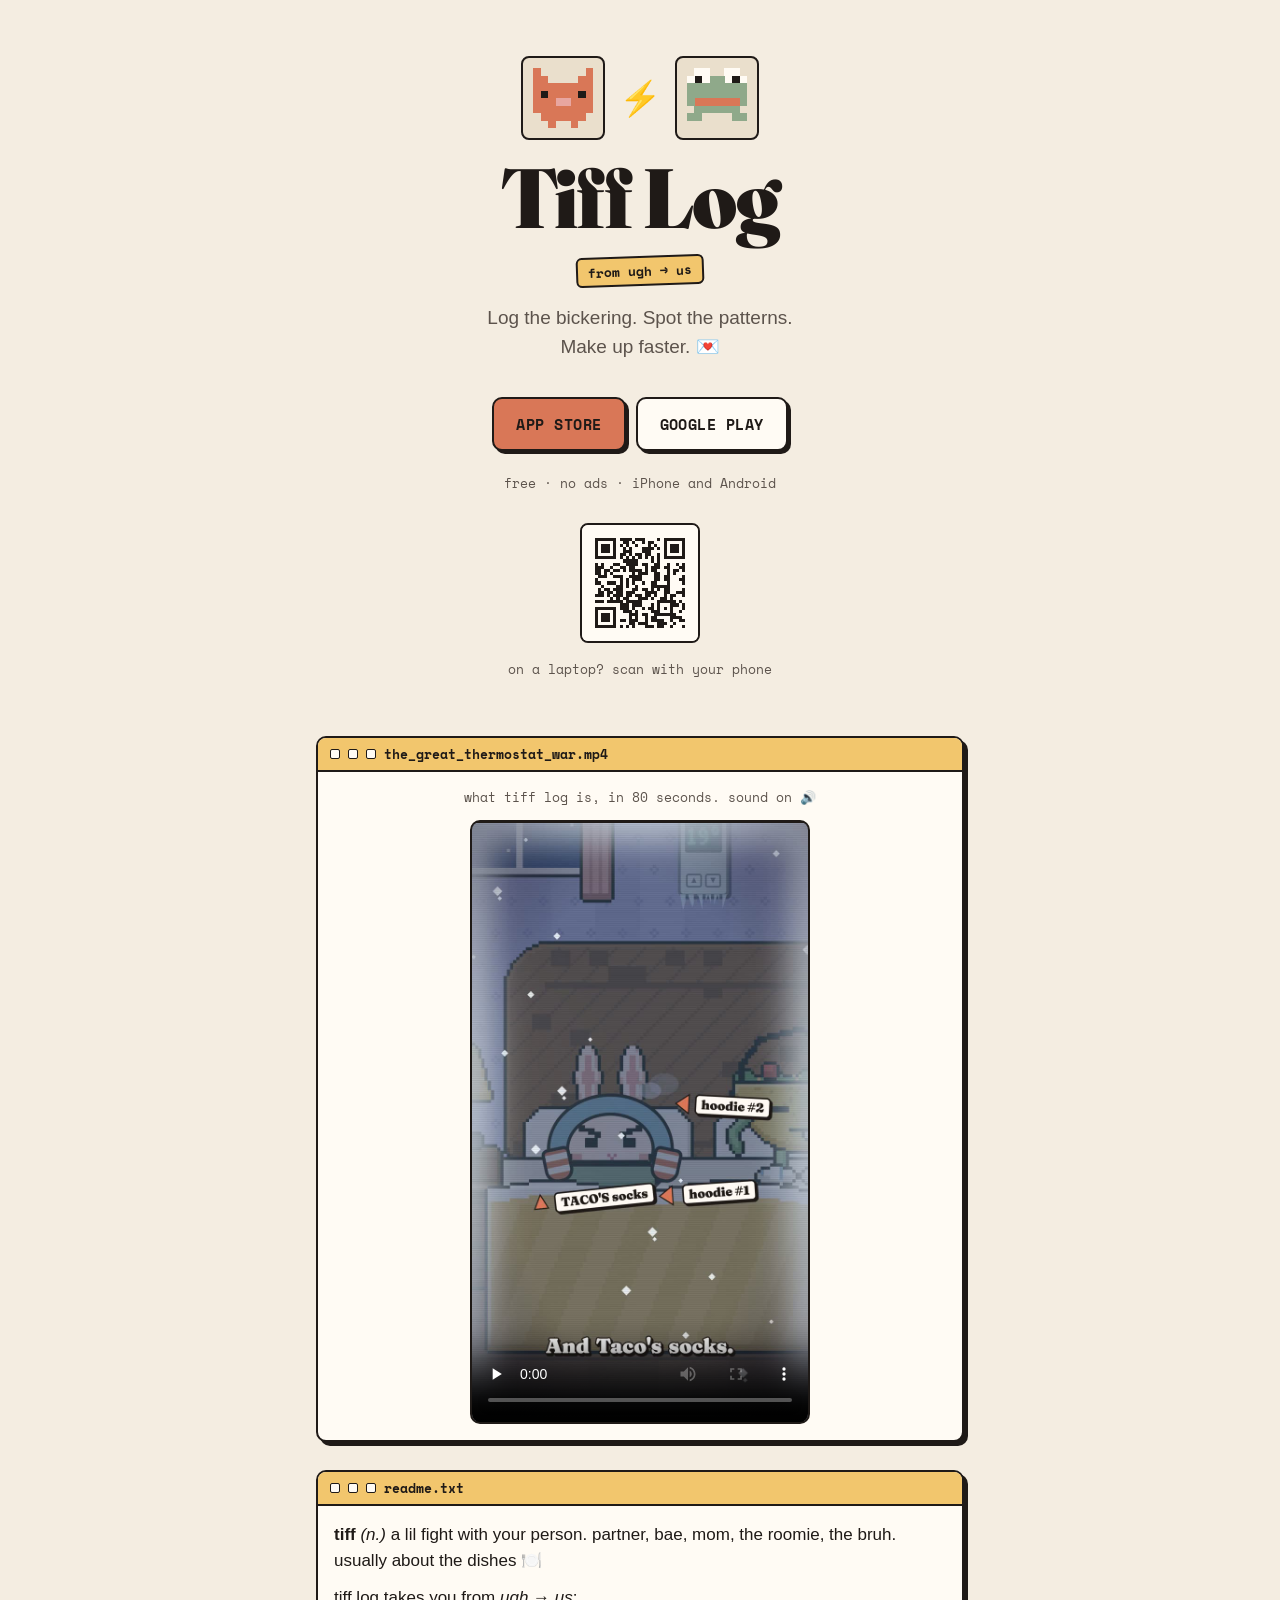
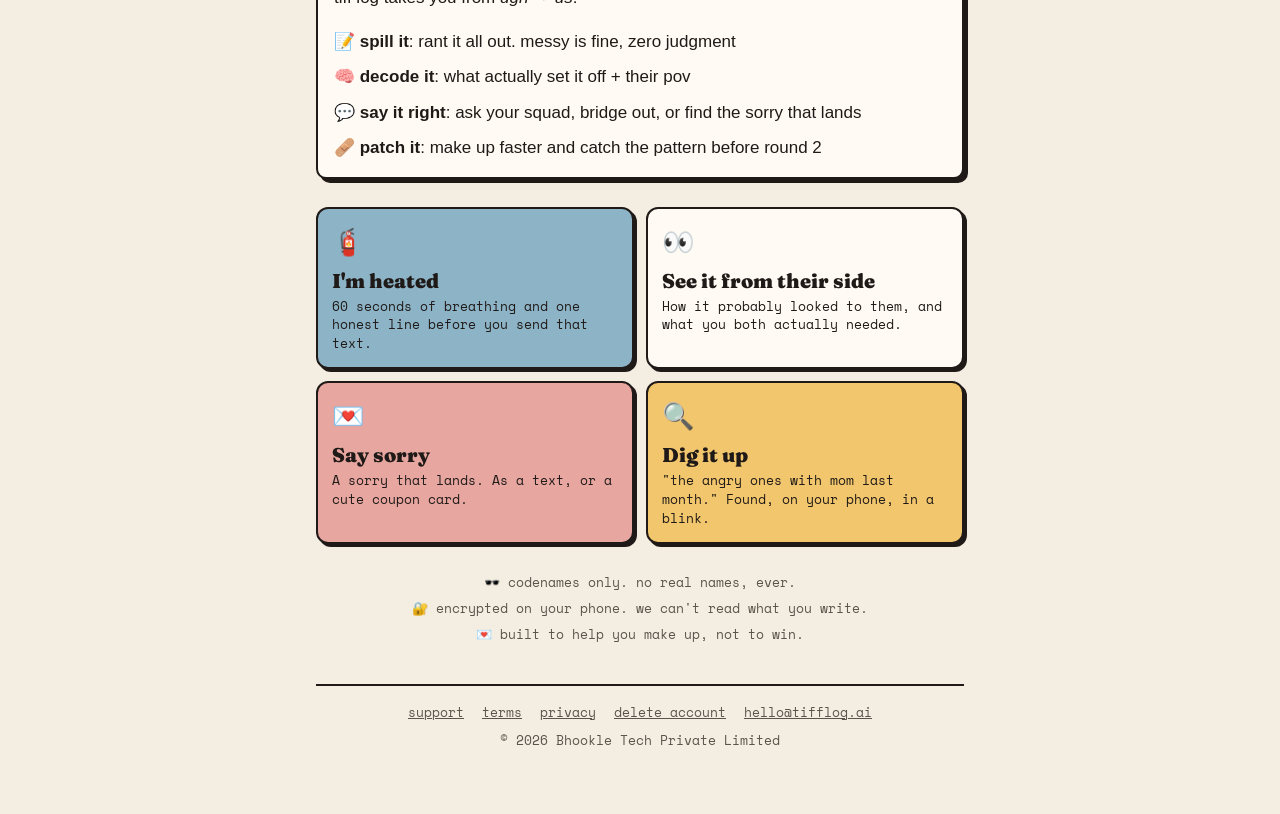
<file: index.html>
<!doctype html>
<html lang="en">
<head>
  <meta charset="utf-8" />
  <meta name="viewport" content="width=device-width, initial-scale=1" />
  <title>Tiff Log: from ugh to us</title>
  <meta name="description" content="A private app for the little fights with your people. Spill it, decode it, say it right, patch it. Codenames only, encrypted on your phone." />
  <meta property="og:title" content="Tiff Log: from ugh to us" />
  <meta property="og:description" content="A private app for the little fights with your partner, mom, the roomie, the bruh. Fight less, make up faster." />
  <meta property="og:url" content="https://tifflog.ai" />
  <meta property="og:type" content="website" />
  <meta property="og:image" content="https://tifflog.ai/media/og.jpg" />
  <meta name="twitter:card" content="summary_large_image" />
  <meta name="theme-color" content="#f4ede1" />
  <link rel="icon" href="favicon.svg" type="image/svg+xml" />
  <link rel="preconnect" href="https://fonts.googleapis.com" />
  <link rel="preconnect" href="https://fonts.gstatic.com" crossorigin />
  <link href="https://fonts.googleapis.com/css2?family=Fraunces:opsz,wght@9..144,900&family=Space+Mono:wght@400;700&display=swap" rel="stylesheet" />
  <link rel="stylesheet" href="site.css" />
</head>
<body>
  <main class="wrap">
    <section class="hero">
      <div class="duo">
        <div class="px fight-l"><svg viewBox="0 0 8 8" shape-rendering="crispEdges" aria-hidden="true"><rect x="0" y="0" width="1.02" height="1.02" fill="#D97757"/><rect x="7" y="0" width="1.02" height="1.02" fill="#D97757"/><rect x="0" y="1" width="1.02" height="1.02" fill="#D97757"/><rect x="1" y="1" width="1.02" height="1.02" fill="#D97757"/><rect x="6" y="1" width="1.02" height="1.02" fill="#D97757"/><rect x="7" y="1" width="1.02" height="1.02" fill="#D97757"/><rect x="0" y="2" width="1.02" height="1.02" fill="#D97757"/><rect x="1" y="2" width="1.02" height="1.02" fill="#D97757"/><rect x="2" y="2" width="1.02" height="1.02" fill="#D97757"/><rect x="3" y="2" width="1.02" height="1.02" fill="#D97757"/><rect x="4" y="2" width="1.02" height="1.02" fill="#D97757"/><rect x="5" y="2" width="1.02" height="1.02" fill="#D97757"/><rect x="6" y="2" width="1.02" height="1.02" fill="#D97757"/><rect x="7" y="2" width="1.02" height="1.02" fill="#D97757"/><rect x="0" y="3" width="1.02" height="1.02" fill="#D97757"/><rect x="1" y="3" width="1.02" height="1.02" fill="#1F1A17"/><rect x="2" y="3" width="1.02" height="1.02" fill="#D97757"/><rect x="3" y="3" width="1.02" height="1.02" fill="#D97757"/><rect x="4" y="3" width="1.02" height="1.02" fill="#D97757"/><rect x="5" y="3" width="1.02" height="1.02" fill="#D97757"/><rect x="6" y="3" width="1.02" height="1.02" fill="#1F1A17"/><rect x="7" y="3" width="1.02" height="1.02" fill="#D97757"/><rect x="0" y="4" width="1.02" height="1.02" fill="#D97757"/><rect x="1" y="4" width="1.02" height="1.02" fill="#D97757"/><rect x="2" y="4" width="1.02" height="1.02" fill="#D97757"/><rect x="3" y="4" width="1.02" height="1.02" fill="#E8A6A0"/><rect x="4" y="4" width="1.02" height="1.02" fill="#E8A6A0"/><rect x="5" y="4" width="1.02" height="1.02" fill="#D97757"/><rect x="6" y="4" width="1.02" height="1.02" fill="#D97757"/><rect x="7" y="4" width="1.02" height="1.02" fill="#D97757"/><rect x="0" y="5" width="1.02" height="1.02" fill="#D97757"/><rect x="1" y="5" width="1.02" height="1.02" fill="#D97757"/><rect x="2" y="5" width="1.02" height="1.02" fill="#D97757"/><rect x="3" y="5" width="1.02" height="1.02" fill="#D97757"/><rect x="4" y="5" width="1.02" height="1.02" fill="#D97757"/><rect x="5" y="5" width="1.02" height="1.02" fill="#D97757"/><rect x="6" y="5" width="1.02" height="1.02" fill="#D97757"/><rect x="7" y="5" width="1.02" height="1.02" fill="#D97757"/><rect x="1" y="6" width="1.02" height="1.02" fill="#D97757"/><rect x="2" y="6" width="1.02" height="1.02" fill="#D97757"/><rect x="3" y="6" width="1.02" height="1.02" fill="#D97757"/><rect x="4" y="6" width="1.02" height="1.02" fill="#D97757"/><rect x="5" y="6" width="1.02" height="1.02" fill="#D97757"/><rect x="6" y="6" width="1.02" height="1.02" fill="#D97757"/><rect x="2" y="7" width="1.02" height="1.02" fill="#D97757"/><rect x="5" y="7" width="1.02" height="1.02" fill="#D97757"/></svg></div>
        <div class="zap" aria-hidden="true">⚡</div>
        <div class="px flip fight-r"><svg viewBox="0 0 8 8" shape-rendering="crispEdges" aria-hidden="true"><rect x="1" y="0" width="1.02" height="1.02" fill="#FFFBF4"/><rect x="2" y="0" width="1.02" height="1.02" fill="#FFFBF4"/><rect x="5" y="0" width="1.02" height="1.02" fill="#FFFBF4"/><rect x="6" y="0" width="1.02" height="1.02" fill="#FFFBF4"/><rect x="0" y="1" width="1.02" height="1.02" fill="#FFFBF4"/><rect x="1" y="1" width="1.02" height="1.02" fill="#1F1A17"/><rect x="2" y="1" width="1.02" height="1.02" fill="#FFFBF4"/><rect x="3" y="1" width="1.02" height="1.02" fill="#8FA98A"/><rect x="4" y="1" width="1.02" height="1.02" fill="#8FA98A"/><rect x="5" y="1" width="1.02" height="1.02" fill="#FFFBF4"/><rect x="6" y="1" width="1.02" height="1.02" fill="#1F1A17"/><rect x="7" y="1" width="1.02" height="1.02" fill="#FFFBF4"/><rect x="0" y="2" width="1.02" height="1.02" fill="#8FA98A"/><rect x="1" y="2" width="1.02" height="1.02" fill="#8FA98A"/><rect x="2" y="2" width="1.02" height="1.02" fill="#8FA98A"/><rect x="3" y="2" width="1.02" height="1.02" fill="#8FA98A"/><rect x="4" y="2" width="1.02" height="1.02" fill="#8FA98A"/><rect x="5" y="2" width="1.02" height="1.02" fill="#8FA98A"/><rect x="6" y="2" width="1.02" height="1.02" fill="#8FA98A"/><rect x="7" y="2" width="1.02" height="1.02" fill="#8FA98A"/><rect x="0" y="3" width="1.02" height="1.02" fill="#8FA98A"/><rect x="1" y="3" width="1.02" height="1.02" fill="#8FA98A"/><rect x="2" y="3" width="1.02" height="1.02" fill="#8FA98A"/><rect x="3" y="3" width="1.02" height="1.02" fill="#8FA98A"/><rect x="4" y="3" width="1.02" height="1.02" fill="#8FA98A"/><rect x="5" y="3" width="1.02" height="1.02" fill="#8FA98A"/><rect x="6" y="3" width="1.02" height="1.02" fill="#8FA98A"/><rect x="7" y="3" width="1.02" height="1.02" fill="#8FA98A"/><rect x="0" y="4" width="1.02" height="1.02" fill="#8FA98A"/><rect x="1" y="4" width="1.02" height="1.02" fill="#D97757"/><rect x="2" y="4" width="1.02" height="1.02" fill="#D97757"/><rect x="3" y="4" width="1.02" height="1.02" fill="#D97757"/><rect x="4" y="4" width="1.02" height="1.02" fill="#D97757"/><rect x="5" y="4" width="1.02" height="1.02" fill="#D97757"/><rect x="6" y="4" width="1.02" height="1.02" fill="#D97757"/><rect x="7" y="4" width="1.02" height="1.02" fill="#8FA98A"/><rect x="1" y="5" width="1.02" height="1.02" fill="#8FA98A"/><rect x="2" y="5" width="1.02" height="1.02" fill="#8FA98A"/><rect x="3" y="5" width="1.02" height="1.02" fill="#8FA98A"/><rect x="4" y="5" width="1.02" height="1.02" fill="#8FA98A"/><rect x="5" y="5" width="1.02" height="1.02" fill="#8FA98A"/><rect x="6" y="5" width="1.02" height="1.02" fill="#8FA98A"/><rect x="0" y="6" width="1.02" height="1.02" fill="#8FA98A"/><rect x="1" y="6" width="1.02" height="1.02" fill="#8FA98A"/><rect x="6" y="6" width="1.02" height="1.02" fill="#8FA98A"/><rect x="7" y="6" width="1.02" height="1.02" fill="#8FA98A"/></svg></div>
      </div>
      <h1 class="display">Tiff Log</h1>
      <span class="sticker">from ugh → us</span>
      <p class="lede">Log the bickering. Spot the patterns.<br />Make up faster. 💌</p>
      <div class="cta">
        <div class="stores">
          <a class="btn" href="get.html?src=site&amp;to=ios">APP STORE</a>
          <a class="btn secondary" href="get.html?src=site&amp;to=android">GOOGLE PLAY</a>
        </div>
        <p class="mono small soft">free · no ads · iPhone and Android</p>
        <div class="qr-desk">
          <img src="media/get-qr.svg" width="120" height="120" alt="QR code that opens Tiff Log in your phone's app store" />
          <p class="mono small soft">on a laptop? scan with your phone</p>
        </div>
      </div>
    </section>

    <div class="win film">
      <div class="bar"><i></i><i></i><i></i> the_great_thermostat_war.mp4</div>
      <div class="body">
        <p class="mono small soft">what tiff log is, in 80 seconds. sound on 🔊</p>
        <video controls playsinline preload="none" poster="media/tifflog-thermostat-war.jpg" aria-label="The Great Thermostat War: an 80-second video about Tiff Log">
          <source src="media/tifflog-thermostat-war.mp4" type="video/mp4" />
        </video>
      </div>
    </div>

    <div class="win">
      <div class="bar"><i></i><i></i><i></i> readme.txt</div>
      <div class="body">
        <p><b>tiff</b> <i>(n.)</i> a lil fight with your person. partner, bae, mom, the roomie, the bruh. usually about the dishes 🍽️</p>
        <p>tiff log takes you from <i>ugh</i> → <i>us</i>:</p>
        <div class="verbs">
          <p>📝 <b>spill it</b>: rant it all out. messy is fine, zero judgment</p>
          <p>🧠 <b>decode it</b>: what actually set it off + their pov</p>
          <p>💬 <b>say it right</b>: ask your squad, bridge out, or find the sorry that lands</p>
          <p>🩹 <b>patch it</b>: make up faster and catch the pattern before round 2</p>
        </div>
      </div>
    </div>

    <div class="moments">
      <div class="moment" style="background: var(--sky)">
        <span class="e">🧯</span>
        <h3>I'm heated</h3>
        <p>60 seconds of breathing and one honest line before you send that text.</p>
      </div>
      <div class="moment" style="background: var(--card)">
        <span class="e">👀</span>
        <h3>See it from their side</h3>
        <p>How it probably looked to them, and what you both actually needed.</p>
      </div>
      <div class="moment" style="background: var(--blush)">
        <span class="e">💌</span>
        <h3>Say sorry</h3>
        <p>A sorry that lands. As a text, or a cute coupon card.</p>
      </div>
      <div class="moment" style="background: var(--butter)">
        <span class="e">🔍</span>
        <h3>Dig it up</h3>
        <p>"the angry ones with mom last month." Found, on your phone, in a blink.</p>
      </div>
    </div>

    <div class="trust">
      <span>🕶️ codenames only. no real names, ever.</span>
      <span>🔐 encrypted on your phone. we can't read what you write.</span>
      <span>💌 built to help you make up, not to win.</span>
    </div>

    <footer>
      <a href="support.html">support</a>
      <a href="terms.html">terms</a>
      <a href="privacy.html">privacy</a>
      <a href="delete.html">delete account</a>
      <a href="mailto:hello@tifflog.ai">hello@tifflog.ai</a>
      <span>© 2026 Bhookle Tech Private Limited</span>
    </footer>
  </main>
</body>
</html>
</file>
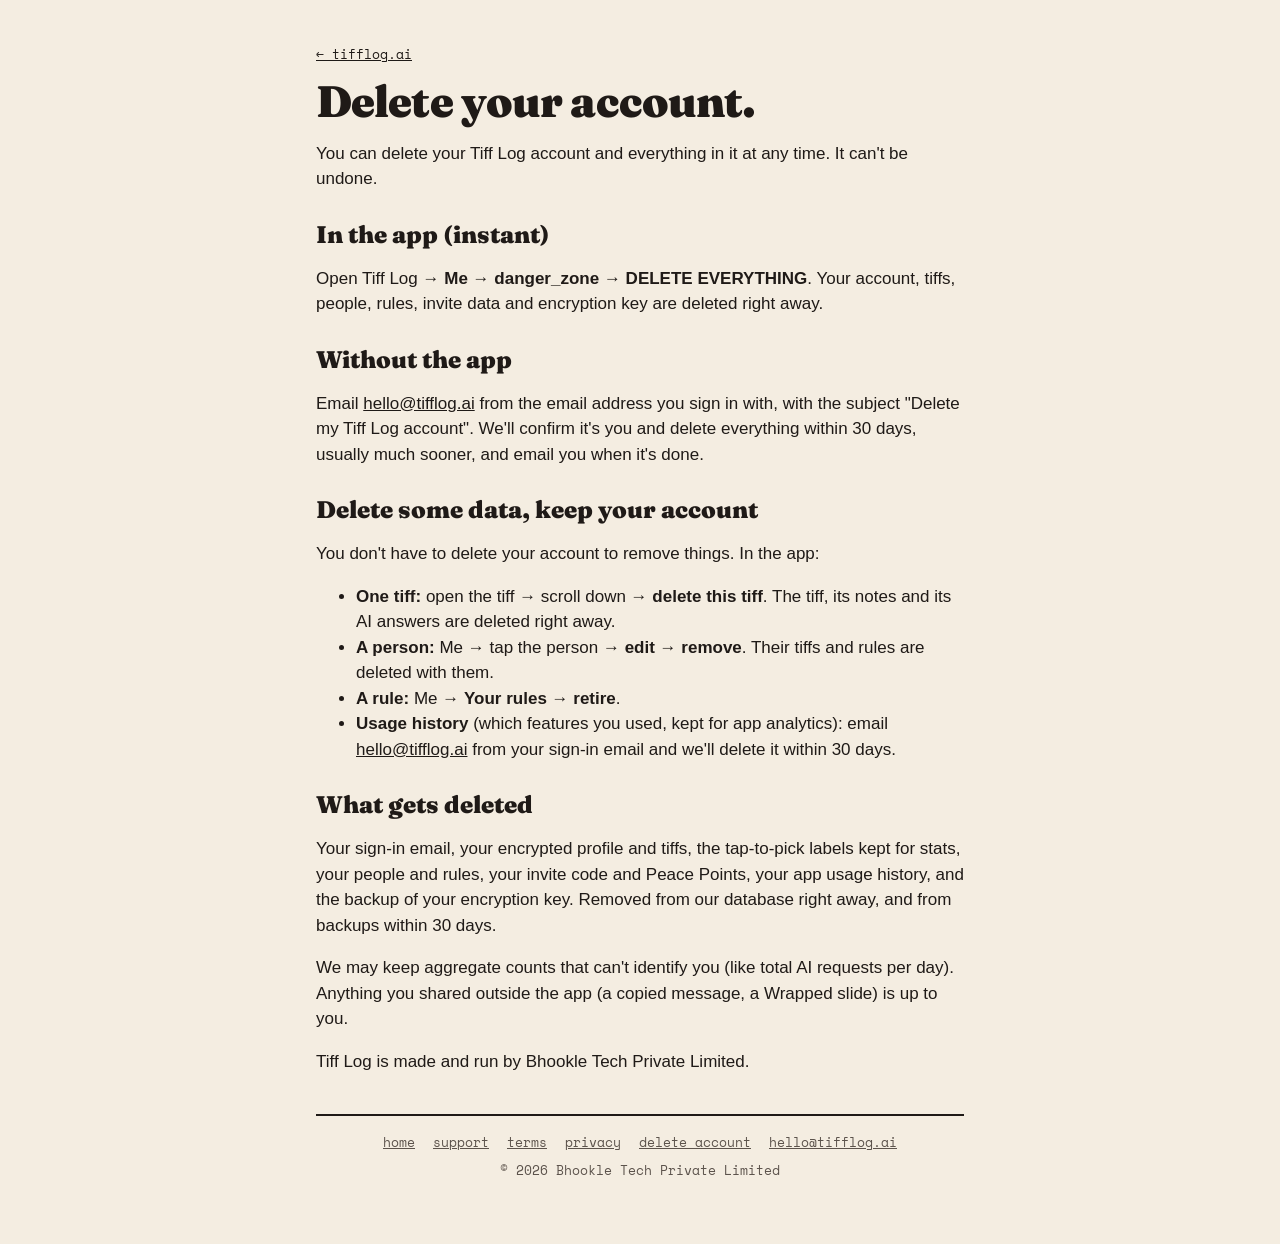
<file: delete.html>
<!doctype html>
<html lang="en">
<head>
  <meta charset="utf-8" />
  <meta name="viewport" content="width=device-width, initial-scale=1" />
  <title>Delete your account · Tiff Log</title>
  <meta name="description" content="How to delete your Tiff Log account and data." />
  <meta name="theme-color" content="#f4ede1" />
  <link rel="icon" href="favicon.svg" type="image/svg+xml" />
  <link rel="preconnect" href="https://fonts.googleapis.com" />
  <link rel="preconnect" href="https://fonts.gstatic.com" crossorigin />
  <link href="https://fonts.googleapis.com/css2?family=Fraunces:opsz,wght@9..144,900&family=Space+Mono:wght@400;700&display=swap" rel="stylesheet" />
  <link rel="stylesheet" href="site.css" />
</head>
<body>
  <!-- Generated by scripts/build-legal.ts. Edit the source (src/data/legal.ts or help.ts), not this file. -->
  <main class="wrap legal">
    <p class="mono small"><a href="/">← tifflog.ai</a></p>
    <h1 class="display" style="font-size: 44px">Delete your account.</h1>
    <p>You can delete your Tiff Log account and everything in it at any time. It can't be undone.</p>

    <h2>In the app (instant)</h2>
    <p>Open Tiff Log → <b>Me</b> → <b>danger_zone</b> → <b>DELETE EVERYTHING</b>. Your account, tiffs, people, rules, invite data and encryption key are deleted right away.</p>

    <h2>Without the app</h2>
    <p>Email <a href="mailto:hello@tifflog.ai?subject=Delete%20my%20Tiff%20Log%20account">hello@tifflog.ai</a> from the email address you sign in with, with the subject "Delete my Tiff Log account". We'll confirm it's you and delete everything within 30 days, usually much sooner, and email you when it's done.</p>

    <h2 id="some-data">Delete some data, keep your account</h2>
    <p>You don't have to delete your account to remove things. In the app:</p>
    <ul>
      <li><b>One tiff:</b> open the tiff → scroll down → <b>delete this tiff</b>. The tiff, its notes and its AI answers are deleted right away.</li>
      <li><b>A person:</b> Me → tap the person → <b>edit</b> → <b>remove</b>. Their tiffs and rules are deleted with them.</li>
      <li><b>A rule:</b> Me → <b>Your rules</b> → <b>retire</b>.</li>
      <li><b>Usage history</b> (which features you used, kept for app analytics): email <a href="mailto:hello@tifflog.ai?subject=Delete%20my%20Tiff%20Log%20usage%20data">hello@tifflog.ai</a> from your sign-in email and we'll delete it within 30 days.</li>
    </ul>

    <h2>What gets deleted</h2>
    <p>Your sign-in email, your encrypted profile and tiffs, the tap-to-pick labels kept for stats, your people and rules, your invite code and Peace Points, your app usage history, and the backup of your encryption key. Removed from our database right away, and from backups within 30 days.</p>
    <p>We may keep aggregate counts that can't identify you (like total AI requests per day). Anything you shared outside the app (a copied message, a Wrapped slide) is up to you.</p>

    <p class="soft">Tiff Log is made and run by Bhookle Tech Private Limited.</p>

    <footer>
      <a href="/">home</a>
      <a href="support.html">support</a>
      <a href="terms.html">terms</a>
      <a href="privacy.html">privacy</a>
      <a href="delete.html">delete account</a>
      <a href="mailto:hello@tifflog.ai">hello@tifflog.ai</a>
      <span>© 2026 Bhookle Tech Private Limited</span>
    </footer>
  </main>
</body>
</html>
</file>
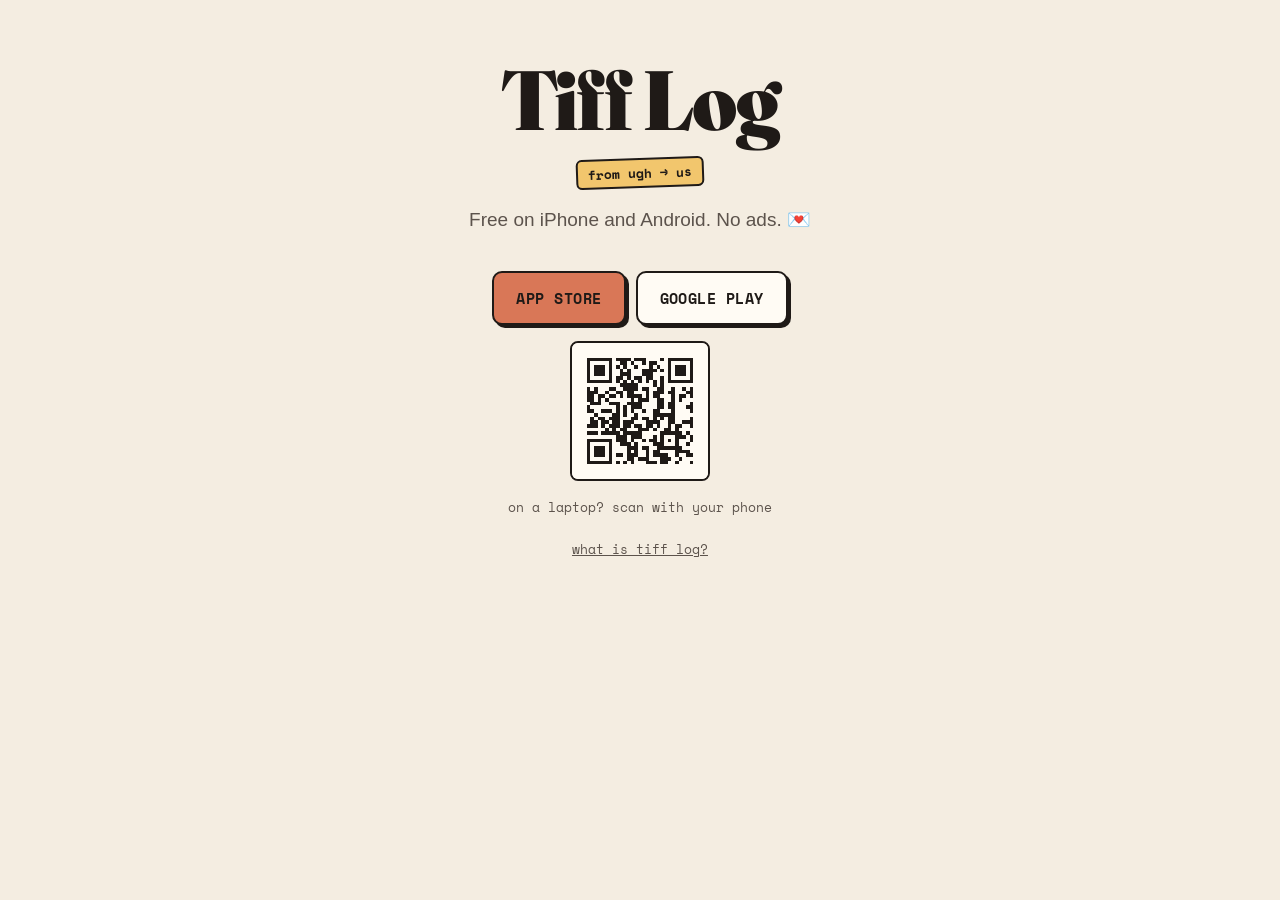
<file: get.html>
<!doctype html>
<html lang="en">
<head>
  <meta charset="utf-8" />
  <meta name="viewport" content="width=device-width, initial-scale=1" />
  <title>Get Tiff Log</title>
  <meta name="description" content="Tiff Log, free on iPhone and Android. A private app for the little fights with your people." />
  <meta property="og:title" content="Tiff Log: from ugh to us" />
  <meta property="og:description" content="A private app for the little fights with your partner, mom, the roomie, the bruh. Free on iPhone and Android." />
  <meta property="og:url" content="https://tifflog.ai/get" />
  <meta property="og:type" content="website" />
  <meta property="og:image" content="https://tifflog.ai/media/og.jpg" />
  <meta name="twitter:card" content="summary_large_image" />
  <meta name="theme-color" content="#f4ede1" />
  <link rel="icon" href="favicon.svg" type="image/svg+xml" />
  <link rel="preconnect" href="https://fonts.googleapis.com" />
  <link rel="preconnect" href="https://fonts.gstatic.com" crossorigin />
  <link href="https://fonts.googleapis.com/css2?family=Fraunces:opsz,wght@9..144,900&family=Space+Mono:wght@400;700&display=swap" rel="stylesheet" />
  <link rel="stylesheet" href="site.css" />
  <script>
    // One link for every post: phones go straight to their store, laptops see both + a QR.
    // ?src=linkedin (etc.) is passed to Google Play as the install referrer so we can see which post worked.
    (function () {
      var q = new URLSearchParams(location.search);
      var src = (q.get('src') || 'direct').replace(/[^a-z0-9_-]/gi, '').slice(0, 30);
      var ua = navigator.userAgent || '';
      var ios = /iPhone|iPad|iPod/.test(ua) || (/Macintosh/.test(ua) && navigator.maxTouchPoints > 1);
      var android = /Android/.test(ua);
      var to = q.get('to') || (ios ? 'ios' : android ? 'android' : '');
      var APPLE = 'https://apps.apple.com/app/id6820374810';
      var PLAY = 'https://play.google.com/store/apps/details?id=ai.tifflog.app&referrer=' + encodeURIComponent('utm_source=' + src + '&utm_medium=get');
      window.TIFF_LINKS = { apple: APPLE, play: PLAY };
      if (to === 'ios') location.replace(APPLE);
      else if (to === 'android') location.replace(PLAY);
    })();
  </script>
</head>
<body>
  <main class="wrap">
    <section class="hero">
      <h1 class="display">Tiff Log</h1>
      <span class="sticker">from ugh → us</span>
      <p class="lede">Free on iPhone and Android. No ads. 💌</p>
      <div class="cta">
        <div class="stores">
          <a class="btn" id="apple" href="https://apps.apple.com/app/id6820374810">APP STORE</a>
          <a class="btn secondary" id="play" href="https://play.google.com/store/apps/details?id=ai.tifflog.app">GOOGLE PLAY</a>
        </div>
        <div class="qr-desk">
          <img src="media/get-qr.svg" width="140" height="140" alt="QR code that opens Tiff Log in your phone's app store" />
          <p class="mono small soft">on a laptop? scan with your phone</p>
        </div>
        <a class="mono small soft" href="/">what is tiff log?</a>
      </div>
    </section>
  </main>
  <script>
    if (window.TIFF_LINKS) {
      document.getElementById('apple').href = window.TIFF_LINKS.apple;
      document.getElementById('play').href = window.TIFF_LINKS.play;
    }
  </script>
</body>
</html>
</file>
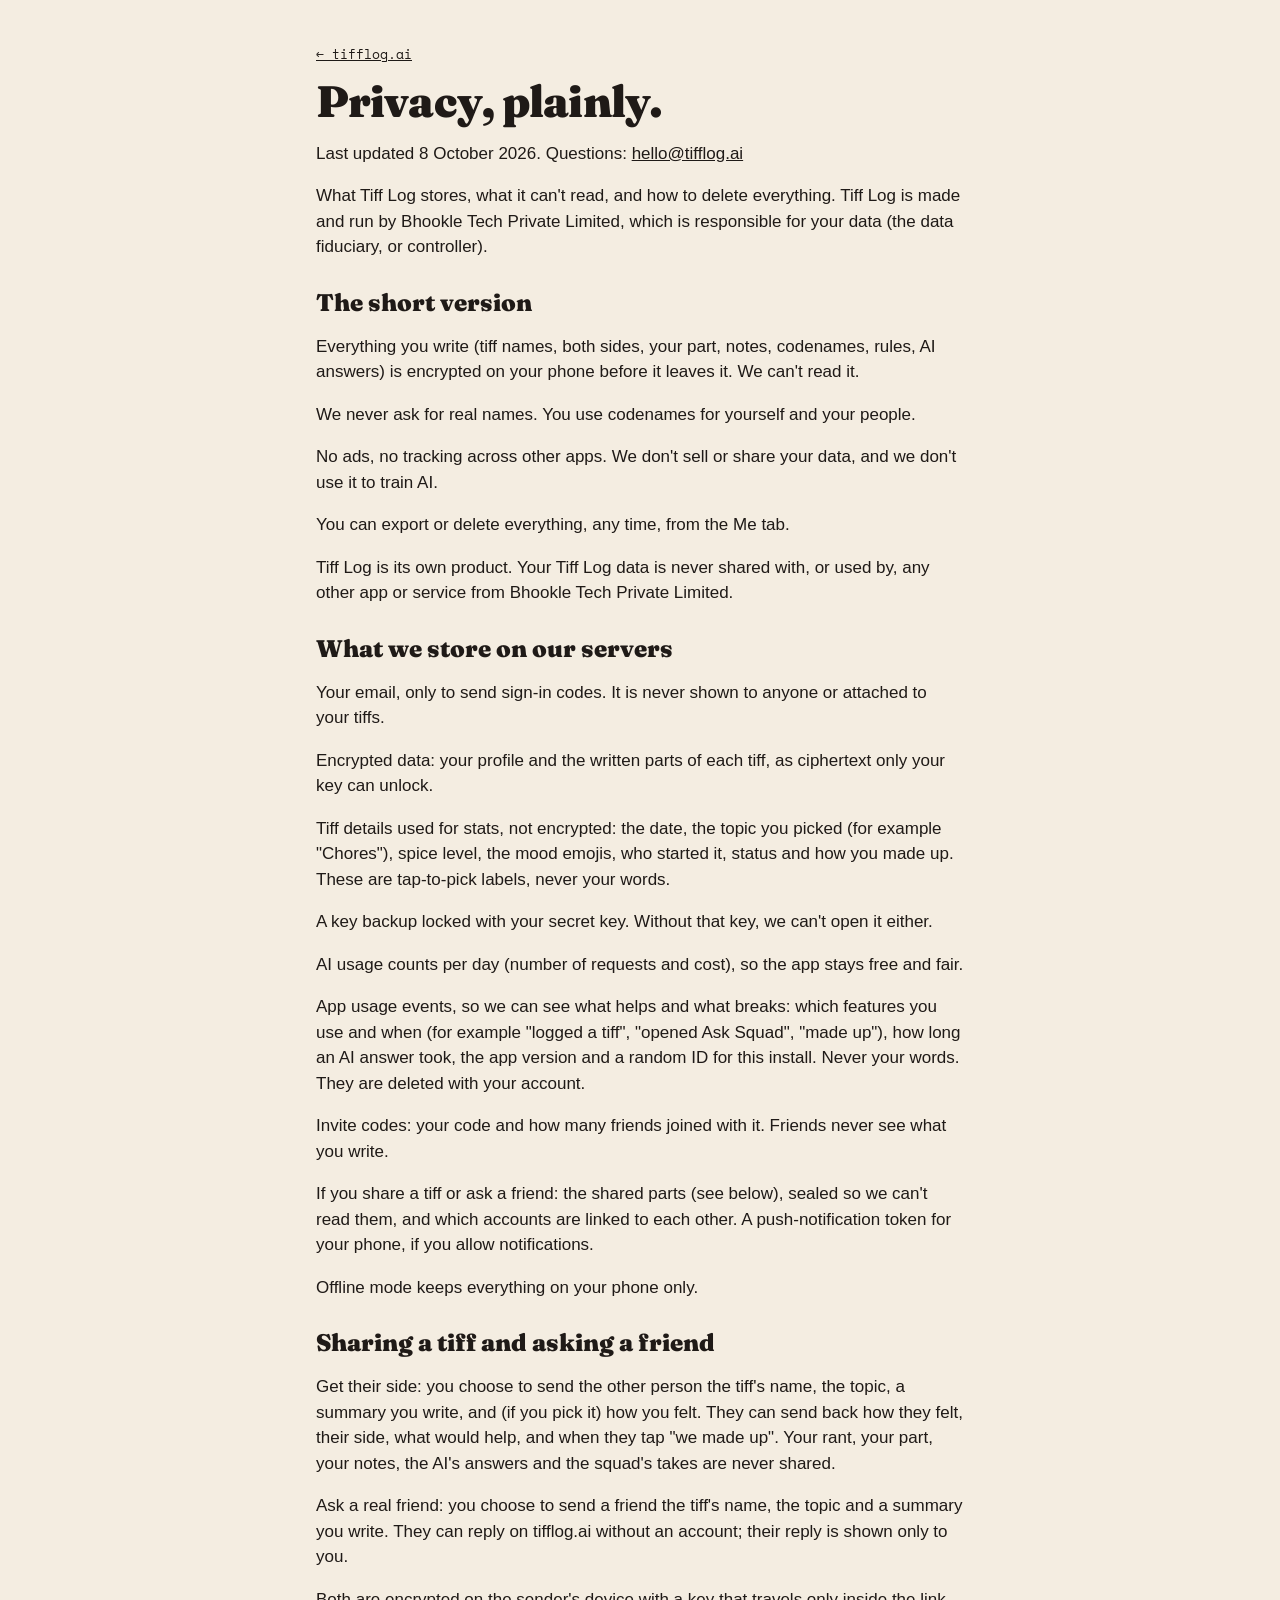
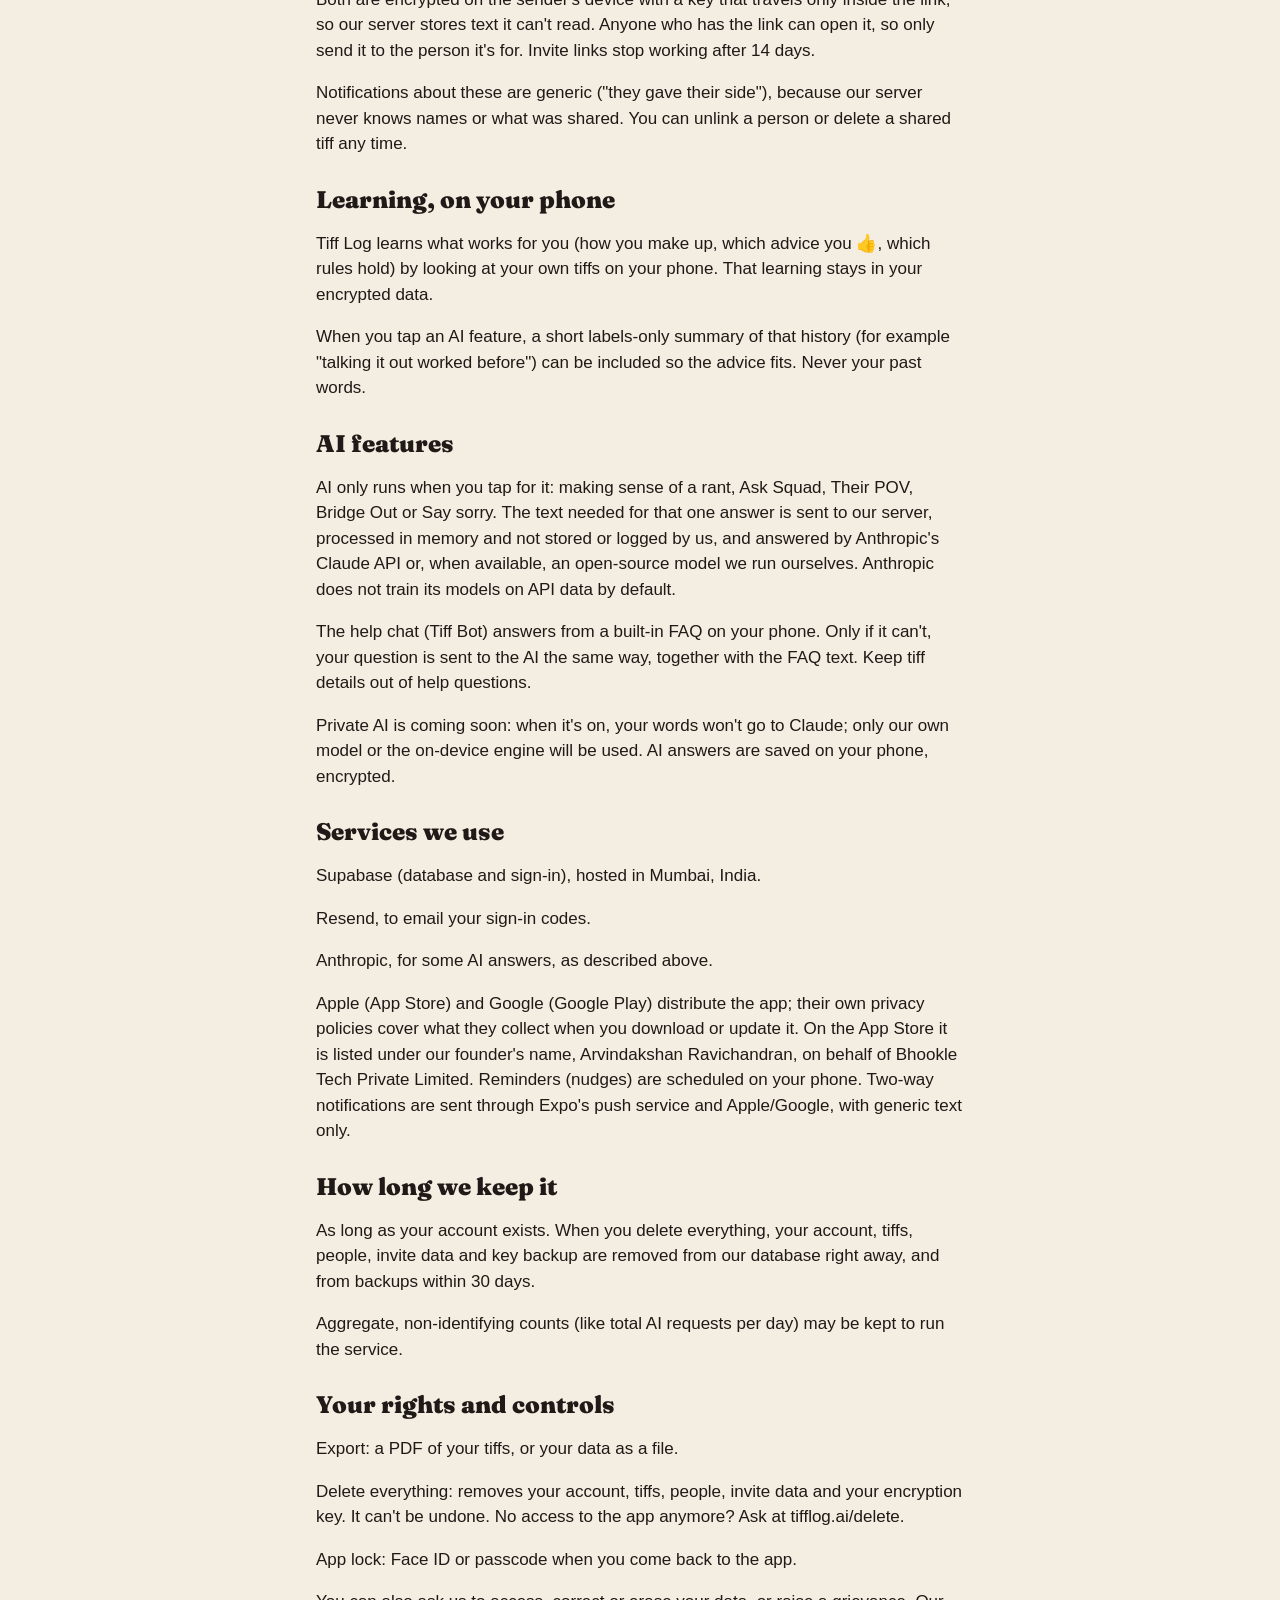
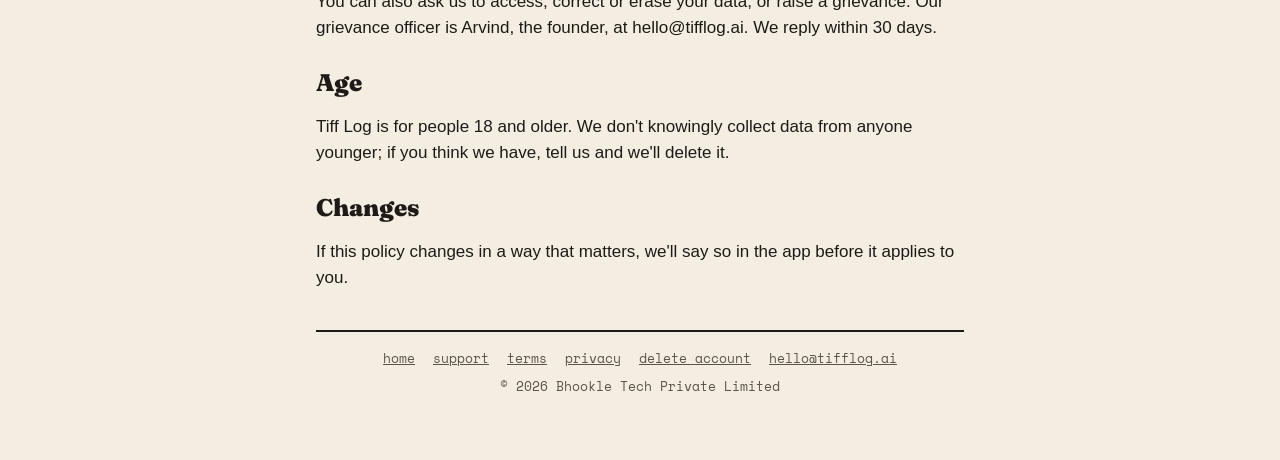
<file: privacy.html>
<!doctype html>
<html lang="en">
<head>
  <meta charset="utf-8" />
  <meta name="viewport" content="width=device-width, initial-scale=1" />
  <title>Privacy · Tiff Log</title>
  <meta name="description" content="What Tiff Log stores, what it can't read, and how to delete everything." />
  <meta name="theme-color" content="#f4ede1" />
  <link rel="icon" href="favicon.svg" type="image/svg+xml" />
  <link rel="preconnect" href="https://fonts.googleapis.com" />
  <link rel="preconnect" href="https://fonts.gstatic.com" crossorigin />
  <link href="https://fonts.googleapis.com/css2?family=Fraunces:opsz,wght@9..144,900&family=Space+Mono:wght@400;700&display=swap" rel="stylesheet" />
  <link rel="stylesheet" href="site.css" />
</head>
<body>
  <!-- Generated by scripts/build-legal.ts. Edit the source (src/data/legal.ts or help.ts), not this file. -->
  <main class="wrap legal">
    <p class="mono small"><a href="/">← tifflog.ai</a></p>
    <h1 class="display" style="font-size: 44px">Privacy, plainly.</h1>
    <p class="soft">Last updated 8 October 2026. Questions: <a href="mailto:hello@tifflog.ai">hello@tifflog.ai</a></p>
    <p>What Tiff Log stores, what it can't read, and how to delete everything. Tiff Log is made and run by Bhookle Tech Private Limited, which is responsible for your data (the data fiduciary, or controller).</p>

    <h2>The short version</h2>
    <p>Everything you write (tiff names, both sides, your part, notes, codenames, rules, AI answers) is encrypted on your phone before it leaves it. We can't read it.</p>
    <p>We never ask for real names. You use codenames for yourself and your people.</p>
    <p>No ads, no tracking across other apps. We don't sell or share your data, and we don't use it to train AI.</p>
    <p>You can export or delete everything, any time, from the Me tab.</p>
    <p>Tiff Log is its own product. Your Tiff Log data is never shared with, or used by, any other app or service from Bhookle Tech Private Limited.</p>

    <h2>What we store on our servers</h2>
    <p>Your email, only to send sign-in codes. It is never shown to anyone or attached to your tiffs.</p>
    <p>Encrypted data: your profile and the written parts of each tiff, as ciphertext only your key can unlock.</p>
    <p>Tiff details used for stats, not encrypted: the date, the topic you picked (for example &quot;Chores&quot;), spice level, the mood emojis, who started it, status and how you made up. These are tap-to-pick labels, never your words.</p>
    <p>A key backup locked with your secret key. Without that key, we can't open it either.</p>
    <p>AI usage counts per day (number of requests and cost), so the app stays free and fair.</p>
    <p>App usage events, so we can see what helps and what breaks: which features you use and when (for example &quot;logged a tiff&quot;, &quot;opened Ask Squad&quot;, &quot;made up&quot;), how long an AI answer took, the app version and a random ID for this install. Never your words. They are deleted with your account.</p>
    <p>Invite codes: your code and how many friends joined with it. Friends never see what you write.</p>
    <p>If you share a tiff or ask a friend: the shared parts (see below), sealed so we can't read them, and which accounts are linked to each other. A push-notification token for your phone, if you allow notifications.</p>
    <p>Offline mode keeps everything on your phone only.</p>

    <h2>Sharing a tiff and asking a friend</h2>
    <p>Get their side: you choose to send the other person the tiff's name, the topic, a summary you write, and (if you pick it) how you felt. They can send back how they felt, their side, what would help, and when they tap &quot;we made up&quot;. Your rant, your part, your notes, the AI's answers and the squad's takes are never shared.</p>
    <p>Ask a real friend: you choose to send a friend the tiff's name, the topic and a summary you write. They can reply on tifflog.ai without an account; their reply is shown only to you.</p>
    <p>Both are encrypted on the sender's device with a key that travels only inside the link, so our server stores text it can't read. Anyone who has the link can open it, so only send it to the person it's for. Invite links stop working after 14 days.</p>
    <p>Notifications about these are generic (&quot;they gave their side&quot;), because our server never knows names or what was shared. You can unlink a person or delete a shared tiff any time.</p>

    <h2>Learning, on your phone</h2>
    <p>Tiff Log learns what works for you (how you make up, which advice you 👍, which rules hold) by looking at your own tiffs on your phone. That learning stays in your encrypted data.</p>
    <p>When you tap an AI feature, a short labels-only summary of that history (for example &quot;talking it out worked before&quot;) can be included so the advice fits. Never your past words.</p>

    <h2>AI features</h2>
    <p>AI only runs when you tap for it: making sense of a rant, Ask Squad, Their POV, Bridge Out or Say sorry. The text needed for that one answer is sent to our server, processed in memory and not stored or logged by us, and answered by Anthropic's Claude API or, when available, an open-source model we run ourselves. Anthropic does not train its models on API data by default.</p>
    <p>The help chat (Tiff Bot) answers from a built-in FAQ on your phone. Only if it can't, your question is sent to the AI the same way, together with the FAQ text. Keep tiff details out of help questions.</p>
    <p>Private AI is coming soon: when it's on, your words won't go to Claude; only our own model or the on-device engine will be used. AI answers are saved on your phone, encrypted.</p>

    <h2>Services we use</h2>
    <p>Supabase (database and sign-in), hosted in Mumbai, India.</p>
    <p>Resend, to email your sign-in codes.</p>
    <p>Anthropic, for some AI answers, as described above.</p>
    <p>Apple (App Store) and Google (Google Play) distribute the app; their own privacy policies cover what they collect when you download or update it. On the App Store it is listed under our founder's name, Arvindakshan Ravichandran, on behalf of Bhookle Tech Private Limited. Reminders (nudges) are scheduled on your phone. Two-way notifications are sent through Expo's push service and Apple/Google, with generic text only.</p>

    <h2>How long we keep it</h2>
    <p>As long as your account exists. When you delete everything, your account, tiffs, people, invite data and key backup are removed from our database right away, and from backups within 30 days.</p>
    <p>Aggregate, non-identifying counts (like total AI requests per day) may be kept to run the service.</p>

    <h2>Your rights and controls</h2>
    <p>Export: a PDF of your tiffs, or your data as a file.</p>
    <p>Delete everything: removes your account, tiffs, people, invite data and your encryption key. It can't be undone. No access to the app anymore? Ask at tifflog.ai/delete.</p>
    <p>App lock: Face ID or passcode when you come back to the app.</p>
    <p>You can also ask us to access, correct or erase your data, or raise a grievance. Our grievance officer is Arvind, the founder, at hello@tifflog.ai. We reply within 30 days.</p>

    <h2>Age</h2>
    <p>Tiff Log is for people 18 and older. We don't knowingly collect data from anyone younger; if you think we have, tell us and we'll delete it.</p>

    <h2>Changes</h2>
    <p>If this policy changes in a way that matters, we'll say so in the app before it applies to you.</p>

    <footer>
      <a href="/">home</a>
      <a href="support.html">support</a>
      <a href="terms.html">terms</a>
      <a href="privacy.html">privacy</a>
      <a href="delete.html">delete account</a>
      <a href="mailto:hello@tifflog.ai">hello@tifflog.ai</a>
      <span>© 2026 Bhookle Tech Private Limited</span>
    </footer>
  </main>
</body>
</html>
</file>
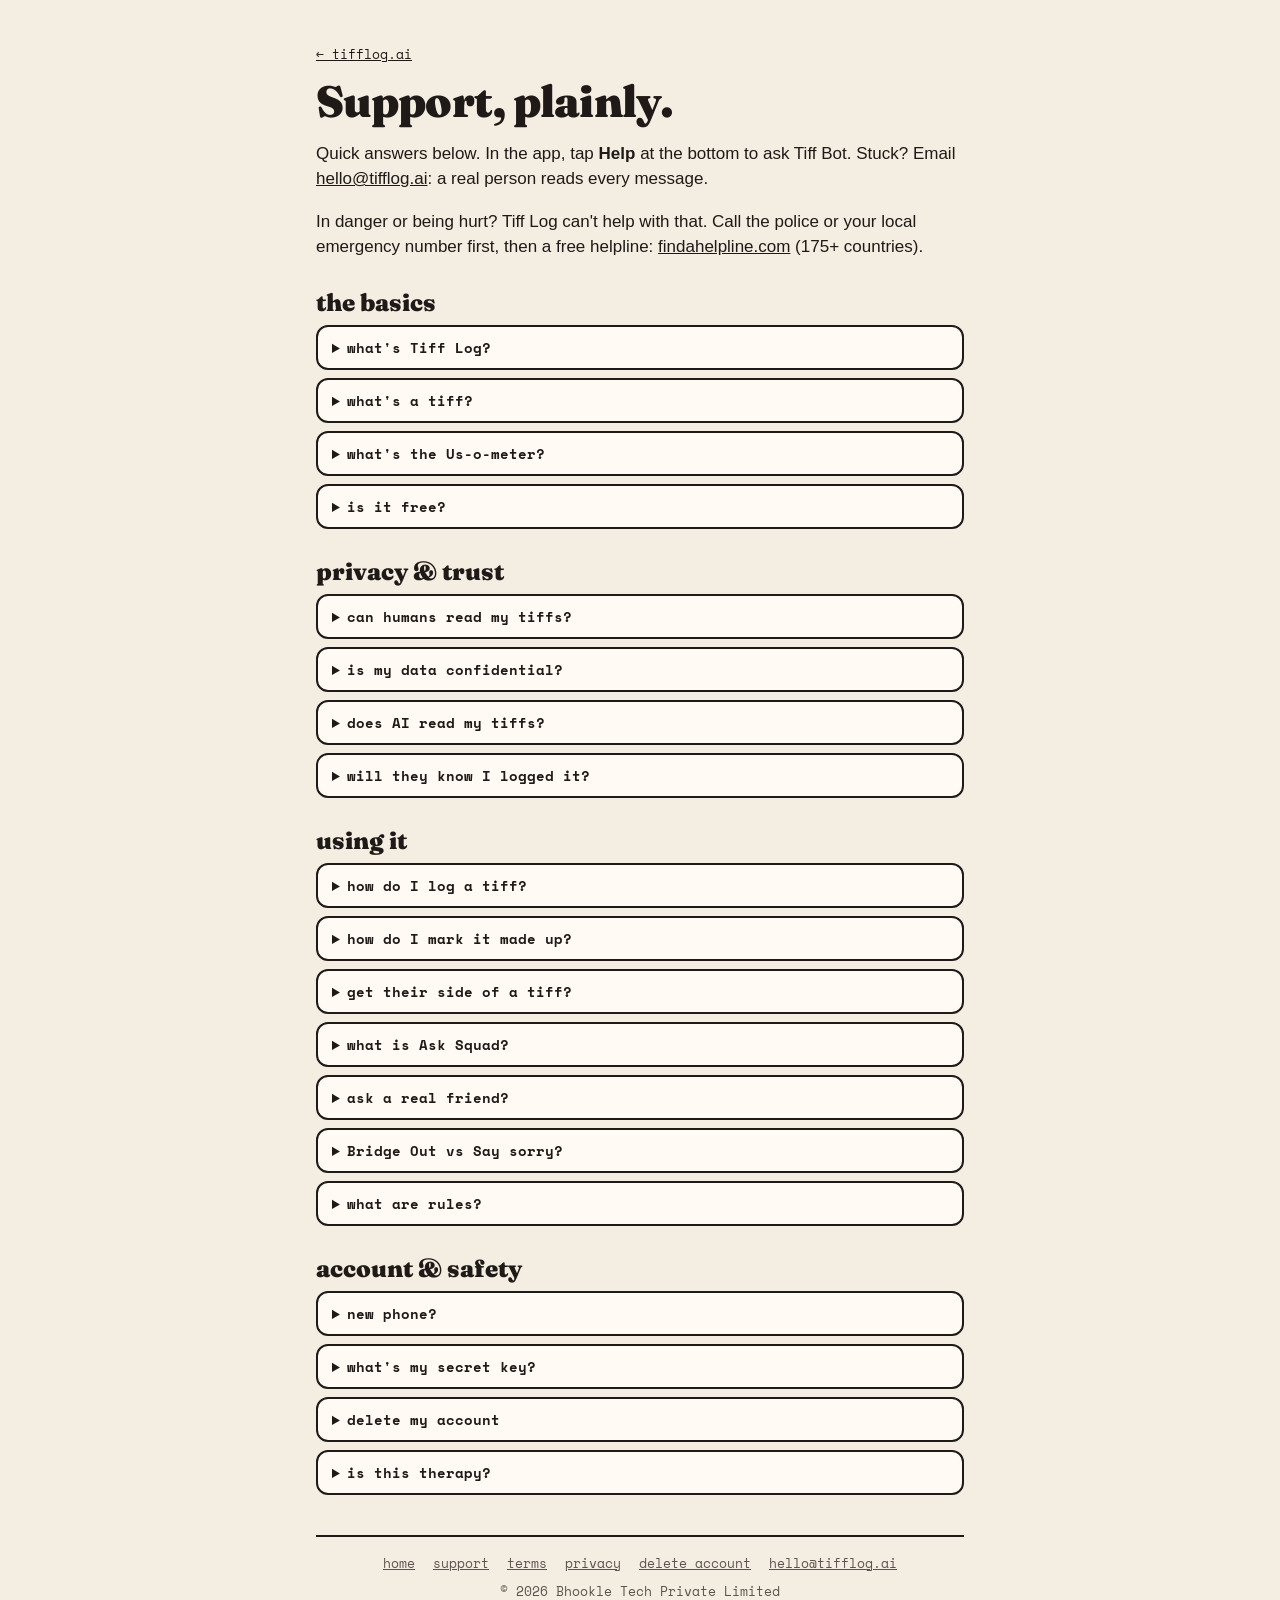
<file: support.html>
<!doctype html>
<html lang="en">
<head>
  <meta charset="utf-8" />
  <meta name="viewport" content="width=device-width, initial-scale=1" />
  <title>Support · Tiff Log</title>
  <meta name="description" content="Answers to common Tiff Log questions, and how to reach a human." />
  <meta name="theme-color" content="#f4ede1" />
  <link rel="icon" href="favicon.svg" type="image/svg+xml" />
  <link rel="preconnect" href="https://fonts.googleapis.com" />
  <link rel="preconnect" href="https://fonts.gstatic.com" crossorigin />
  <link href="https://fonts.googleapis.com/css2?family=Fraunces:opsz,wght@9..144,900&family=Space+Mono:wght@400;700&display=swap" rel="stylesheet" />
  <link rel="stylesheet" href="site.css" />
</head>
<body>
  <!-- Generated by scripts/build-legal.ts. Edit the source (src/data/legal.ts or help.ts), not this file. -->
  <main class="wrap legal">
    <p class="mono small"><a href="/">← tifflog.ai</a></p>
    <h1 class="display" style="font-size: 44px">Support, plainly.</h1>
    <p>Quick answers below. In the app, tap <b>Help</b> at the bottom to ask Tiff Bot. Stuck? Email <a href="mailto:hello@tifflog.ai">hello@tifflog.ai</a>: a real person reads every message.</p>
    <p class="soft">In danger or being hurt? Tiff Log can't help with that. Call the police or your local emergency number first, then a free helpline: <a href="https://findahelpline.com">findahelpline.com</a> (175+ countries).</p>

    <h2>the basics</h2>
    <details><summary>what's Tiff Log?</summary><p>A private log for the little fights with your people. Spill it, see their side, get advice, make up faster, and spot the pattern before round 2. Codenames only, encrypted on your phone.</p></details>
    <details><summary>what's a tiff?</summary><p>A small, everyday squabble: the dishes, a late reply, whose turn it was. Not abuse, threats or anything dangerous. For those, call the police or your local emergency number first.</p></details>
    <details><summary>what's the Us-o-meter?</summary><p>How well you make up, out of 100. Not about who wins. It's mostly about closing the loop (making up beats cooling off beats sweeping it under the rug), plus being fair to their side, making up sooner, and fewer repeats. Tap &quot;how it works ›&quot; next to it for the full recipe.</p></details>
    <details><summary>is it free?</summary><p>Yes, free today. AI features have fair-use limits so it stays that way.</p></details>

    <h2>privacy &amp; trust</h2>
    <details><summary>can humans read my tiffs?</summary><p>No. What you write is encrypted on your phone with a key only you have, so our team can't read it, and neither can our database host. We only see tap-to-pick labels (topic, moods, dates) for stats, and whatever you choose to email us. AI answers are made on request and never used for training.</p></details>
    <details><summary>is my data confidential?</summary><p>Everything you write is encrypted on your phone before it leaves it. We can't read it. Only tap-to-pick labels (topic, moods, dates) are readable, for stats. No ads, no selling data, and we don't use it to train AI.</p></details>
    <details><summary>does AI read my tiffs?</summary><p>Only when you tap an AI feature (Ask Squad, Their POV, Bridge Out, Say sorry). Just the text for that one answer is sent, it isn't stored by us, and it's never used to train AI. Private AI (no outside AI at all) is coming soon.</p></details>
    <details><summary>will they know I logged it?</summary><p>No. They don't need the app and won't know, unless you tap ASK THEM on a tiff to get their side. Then they only see what you choose to send. Unlink anyone from their page in Your people.</p></details>

    <h2>using it</h2>
    <details><summary>how do I log a tiff?</summary><p>Tap ＋ at the bottom. Pick who it was with, say what happened (typing or a screenshot), pick how you both felt, when it happened, then check what each of you said. We name it for you. Takes about a minute.</p></details>
    <details><summary>how do I mark it made up?</summary><p>Open the tiff (tap FIX IT on Home) and tap WE MADE UP at the bottom, then pick how you fixed it. That teaches Tiff Log what works with that person and lifts your Us-o-meter.</p></details>
    <details><summary>get their side of a tiff?</summary><p>Yes, one tiff at a time. Open a tiff and tap ASK THEM (&quot;Get their side&quot;). You write a short summary; they see only the name, the topic, that summary and, if you choose, how you felt. Never your rant. They answer from a link (if they're new, the tiff is waiting when they sign up), and you see what they really felt next to what you guessed. Tap made up together for &quot;made up for real&quot;.</p></details>
    <details><summary>what is Ask Squad?</summary><p>Advice from a squad of pixel characters (Bestie, Nani, Gym Bro, Stoic, Doggo, Soft Therapist, Rom-Com Lead, Courtroom Judge, Alien Anthropologist, Astro Girlie). Same sound advice, ten different voices (the astrology is just for fun). Open a tiff, tap Ask Squad, tap a character to hear their take. 👍 the ones that help: Tiff Log remembers who you trust with each person.</p></details>
    <details><summary>ask a real friend?</summary><p>In Ask Squad, tap PICK A FRIEND. Write a short summary (your rant stays on your phone) and send the link to one friend. They answer on tifflog.ai, no app or account needed, and their take shows up with the squad's. Only you can read it.</p></details>
    <details><summary>Bridge Out vs Say sorry?</summary><p>Bridge Out turns your rant into a no-blame text to reach out first, without apologising. Say sorry is when you want to own your part: a sorry text or a cute coupon card. Both are on every tiff. Edit the words so they sound like you.</p></details>
    <details><summary>what are rules?</summary><p>Little deals so the same tiff doesn't come back (&quot;whoever cooks, the other does the dishes&quot;). Make one from any tiff. When a new tiff about the same thing shows up, we ask if the rule broke, and track how long rules hold.</p></details>

    <h2>account &amp; safety</h2>
    <details><summary>new phone?</summary><p>Sign in with your email code, then enter your secret key. If the key is lost too, your old tiffs can't be opened by anyone (not even us), so you can tap &quot;Lost it? Start fresh&quot; for a new, empty Tiff Log.</p></details>
    <details><summary>what's my secret key?</summary><p>The only spare key to your encrypted tiffs. You need it to sign in on a new phone. Keep it in Notes or a password manager. Lost it? Make a new one in Me → privacy → Secret key (while you still have this phone).</p></details>
    <details><summary>delete my account</summary><p>Me → danger_zone → DELETE EVERYTHING. It removes your account, tiffs, people and encryption key. It can't be undone, so export first if you want a copy.</p></details>
    <details><summary>is this therapy?</summary><p>Nope. It's a self-reflection tool for small tiffs, with fun, AI-written ideas, not professional advice. For anything heavier, a real therapist is the move (EXPORT PDF in Me makes a calm summary to bring along). In danger? Call the police first.</p></details>

    <footer>
      <a href="/">home</a>
      <a href="support.html">support</a>
      <a href="terms.html">terms</a>
      <a href="privacy.html">privacy</a>
      <a href="delete.html">delete account</a>
      <a href="mailto:hello@tifflog.ai">hello@tifflog.ai</a>
      <span>© 2026 Bhookle Tech Private Limited</span>
    </footer>
  </main>
</body>
</html>
</file>
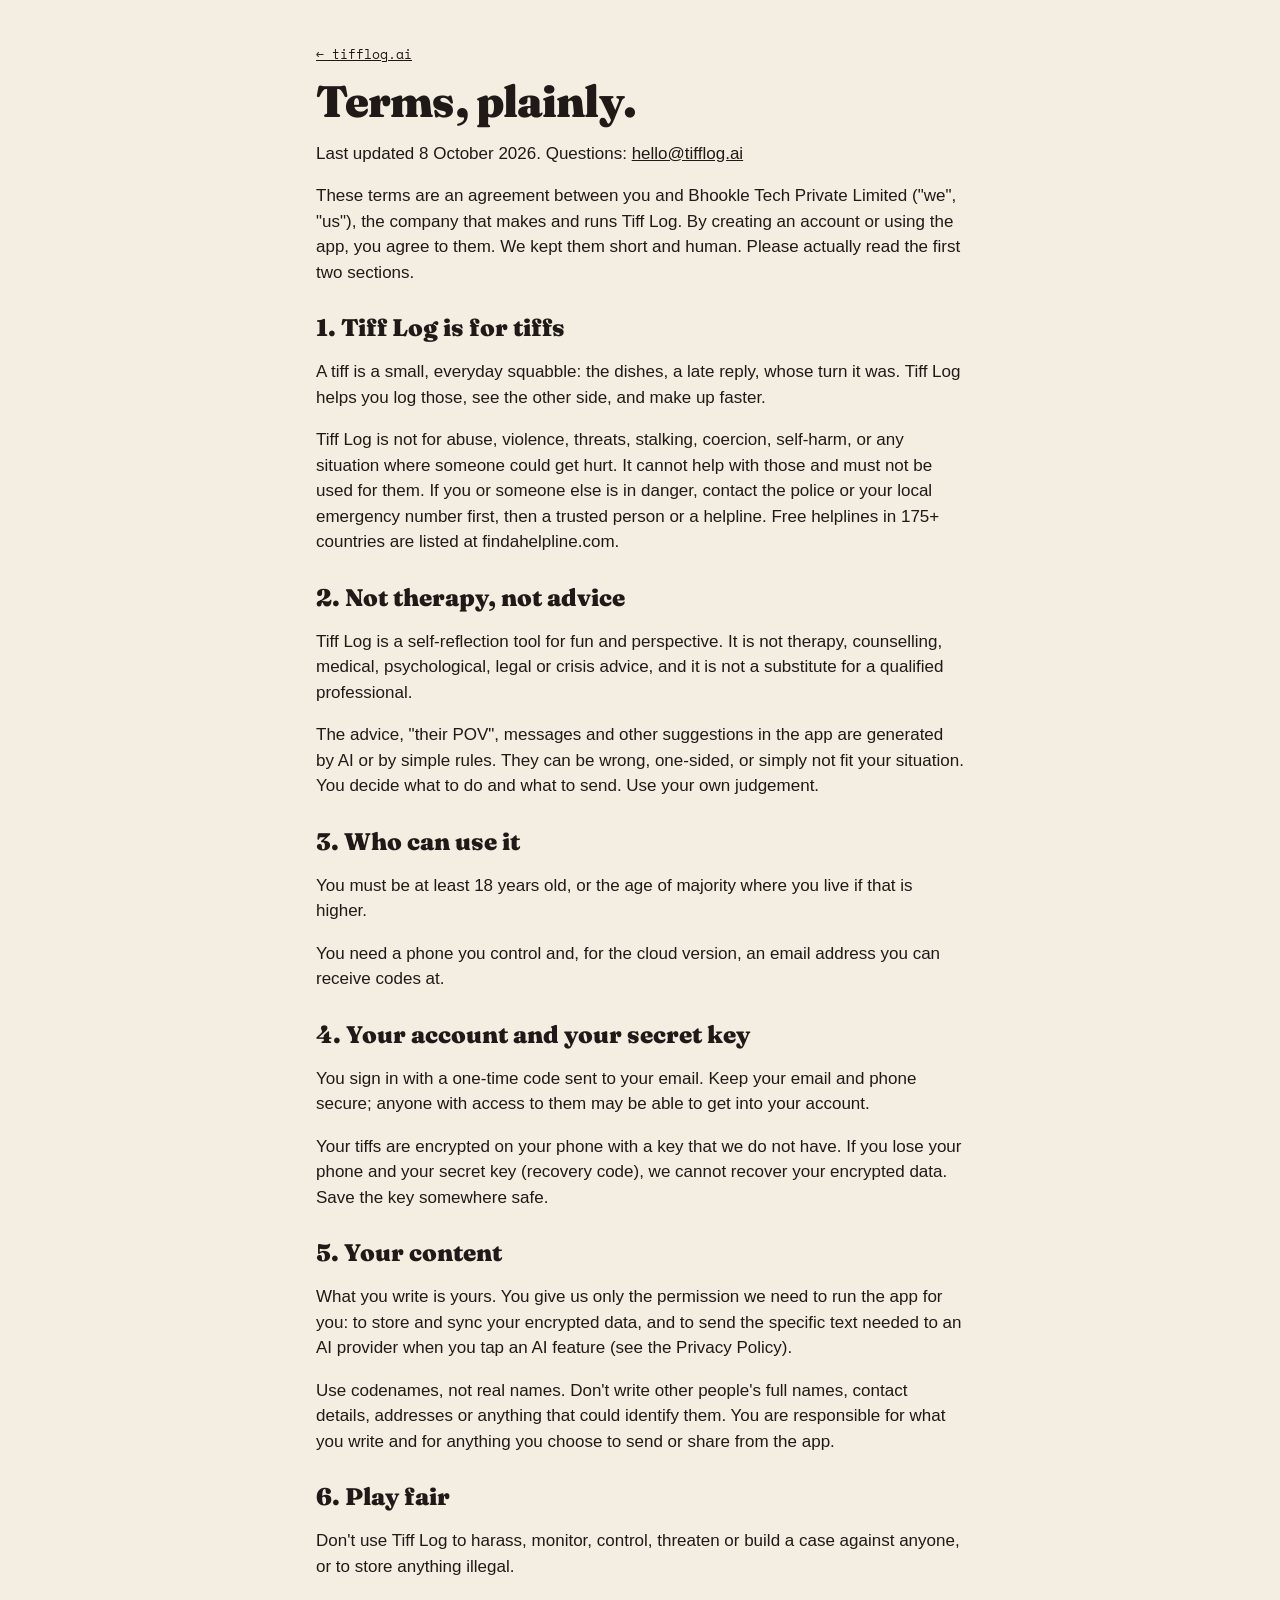
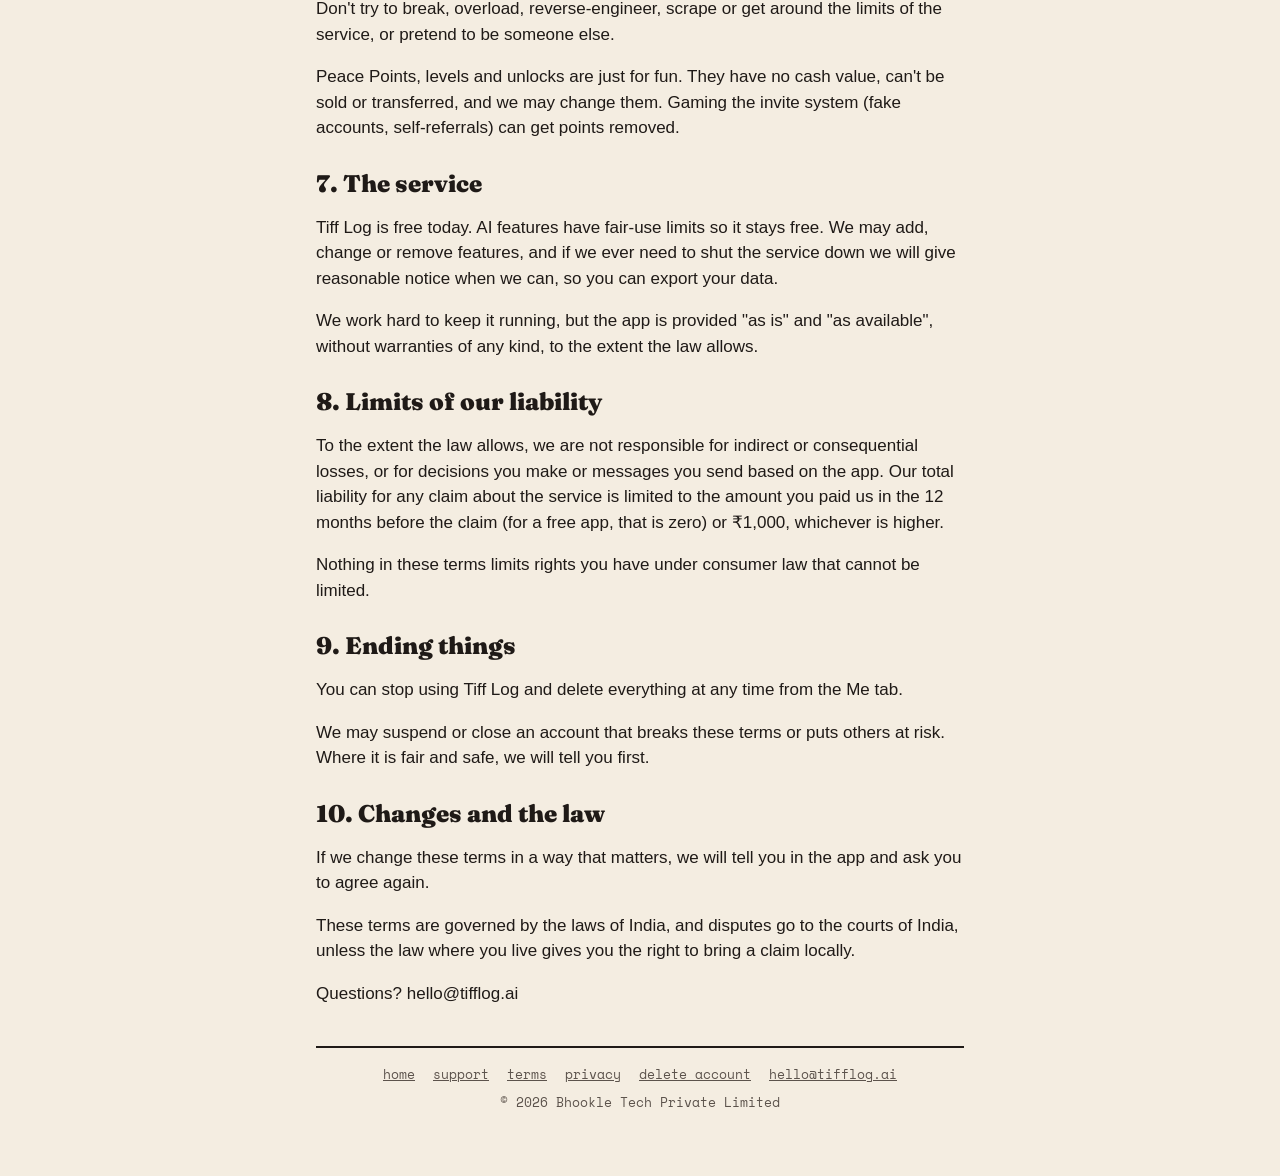
<file: terms.html>
<!doctype html>
<html lang="en">
<head>
  <meta charset="utf-8" />
  <meta name="viewport" content="width=device-width, initial-scale=1" />
  <title>Terms · Tiff Log</title>
  <meta name="description" content="The rules for using Tiff Log, in plain words. For small tiffs, never for abuse or emergencies." />
  <meta name="theme-color" content="#f4ede1" />
  <link rel="icon" href="favicon.svg" type="image/svg+xml" />
  <link rel="preconnect" href="https://fonts.googleapis.com" />
  <link rel="preconnect" href="https://fonts.gstatic.com" crossorigin />
  <link href="https://fonts.googleapis.com/css2?family=Fraunces:opsz,wght@9..144,900&family=Space+Mono:wght@400;700&display=swap" rel="stylesheet" />
  <link rel="stylesheet" href="site.css" />
</head>
<body>
  <!-- Generated by scripts/build-legal.ts. Edit the source (src/data/legal.ts or help.ts), not this file. -->
  <main class="wrap legal">
    <p class="mono small"><a href="/">← tifflog.ai</a></p>
    <h1 class="display" style="font-size: 44px">Terms, plainly.</h1>
    <p class="soft">Last updated 8 October 2026. Questions: <a href="mailto:hello@tifflog.ai">hello@tifflog.ai</a></p>
    <p>These terms are an agreement between you and Bhookle Tech Private Limited (&quot;we&quot;, &quot;us&quot;), the company that makes and runs Tiff Log. By creating an account or using the app, you agree to them. We kept them short and human. Please actually read the first two sections.</p>

    <h2>1. Tiff Log is for tiffs</h2>
    <p>A tiff is a small, everyday squabble: the dishes, a late reply, whose turn it was. Tiff Log helps you log those, see the other side, and make up faster.</p>
    <p>Tiff Log is not for abuse, violence, threats, stalking, coercion, self-harm, or any situation where someone could get hurt. It cannot help with those and must not be used for them. If you or someone else is in danger, contact the police or your local emergency number first, then a trusted person or a helpline. Free helplines in 175+ countries are listed at findahelpline.com.</p>

    <h2>2. Not therapy, not advice</h2>
    <p>Tiff Log is a self-reflection tool for fun and perspective. It is not therapy, counselling, medical, psychological, legal or crisis advice, and it is not a substitute for a qualified professional.</p>
    <p>The advice, &quot;their POV&quot;, messages and other suggestions in the app are generated by AI or by simple rules. They can be wrong, one-sided, or simply not fit your situation. You decide what to do and what to send. Use your own judgement.</p>

    <h2>3. Who can use it</h2>
    <p>You must be at least 18 years old, or the age of majority where you live if that is higher.</p>
    <p>You need a phone you control and, for the cloud version, an email address you can receive codes at.</p>

    <h2>4. Your account and your secret key</h2>
    <p>You sign in with a one-time code sent to your email. Keep your email and phone secure; anyone with access to them may be able to get into your account.</p>
    <p>Your tiffs are encrypted on your phone with a key that we do not have. If you lose your phone and your secret key (recovery code), we cannot recover your encrypted data. Save the key somewhere safe.</p>

    <h2>5. Your content</h2>
    <p>What you write is yours. You give us only the permission we need to run the app for you: to store and sync your encrypted data, and to send the specific text needed to an AI provider when you tap an AI feature (see the Privacy Policy).</p>
    <p>Use codenames, not real names. Don't write other people's full names, contact details, addresses or anything that could identify them. You are responsible for what you write and for anything you choose to send or share from the app.</p>

    <h2>6. Play fair</h2>
    <p>Don't use Tiff Log to harass, monitor, control, threaten or build a case against anyone, or to store anything illegal.</p>
    <p>Don't try to break, overload, reverse-engineer, scrape or get around the limits of the service, or pretend to be someone else.</p>
    <p>Peace Points, levels and unlocks are just for fun. They have no cash value, can't be sold or transferred, and we may change them. Gaming the invite system (fake accounts, self-referrals) can get points removed.</p>

    <h2>7. The service</h2>
    <p>Tiff Log is free today. AI features have fair-use limits so it stays free. We may add, change or remove features, and if we ever need to shut the service down we will give reasonable notice when we can, so you can export your data.</p>
    <p>We work hard to keep it running, but the app is provided &quot;as is&quot; and &quot;as available&quot;, without warranties of any kind, to the extent the law allows.</p>

    <h2>8. Limits of our liability</h2>
    <p>To the extent the law allows, we are not responsible for indirect or consequential losses, or for decisions you make or messages you send based on the app. Our total liability for any claim about the service is limited to the amount you paid us in the 12 months before the claim (for a free app, that is zero) or ₹1,000, whichever is higher.</p>
    <p>Nothing in these terms limits rights you have under consumer law that cannot be limited.</p>

    <h2>9. Ending things</h2>
    <p>You can stop using Tiff Log and delete everything at any time from the Me tab.</p>
    <p>We may suspend or close an account that breaks these terms or puts others at risk. Where it is fair and safe, we will tell you first.</p>

    <h2>10. Changes and the law</h2>
    <p>If we change these terms in a way that matters, we will tell you in the app and ask you to agree again.</p>
    <p>These terms are governed by the laws of India, and disputes go to the courts of India, unless the law where you live gives you the right to bring a claim locally.</p>
    <p>Questions? hello@tifflog.ai</p>

    <footer>
      <a href="/">home</a>
      <a href="support.html">support</a>
      <a href="terms.html">terms</a>
      <a href="privacy.html">privacy</a>
      <a href="delete.html">delete account</a>
      <a href="mailto:hello@tifflog.ai">hello@tifflog.ai</a>
      <span>© 2026 Bhookle Tech Private Limited</span>
    </footer>
  </main>
</body>
</html>
</file>
<file: site.css>
/* tifflog.ai: same paper + clay world as the app. Light only, like the app. */
:root {
  --paper: #f4ede1;
  --paper-deep: #eadfcc;
  --card: #fffbf4;
  --ink: #1f1a17;
  --ink-soft: #5c534c;
  --clay: #d97757;
  --sage: #8fa98a;
  --butter: #f2c66d;
  --sky: #8db3c7;
  --blush: #e8a6a0;
  --plum: #6b4e71;
  color-scheme: light;
}
* { box-sizing: border-box; }
html, body { margin: 0; }
body {
  background: var(--paper);
  color: var(--ink);
  font: 17px/1.5 -apple-system, BlinkMacSystemFont, 'Segoe UI', Roboto, sans-serif;
  -webkit-font-smoothing: antialiased;
}
a { color: inherit; }
.wrap { max-width: 680px; margin: 0 auto; padding: 32px 16px 64px; }
.display { font-family: 'Fraunces', Georgia, serif; font-weight: 900; letter-spacing: -0.02em; line-height: 1.05; margin: 0; }
.mono { font-family: 'Space Mono', ui-monospace, monospace; }
.soft { color: var(--ink-soft); }
.small { font-size: 13px; }

/* hero */
.hero { text-align: center; display: grid; gap: 14px; justify-items: center; padding: 24px 0 8px; }
.duo { display: flex; align-items: center; gap: 14px; }
.px { width: 84px; height: 84px; padding: 10px; background: var(--paper-deep); border: 2px solid var(--ink); border-radius: 8px; }
.px svg { width: 100%; height: 100%; display: block; }
.flip svg { transform: scaleX(-1); }
.zap { font-size: 34px; }
.hero h1 { font-size: clamp(52px, 13vw, 84px); }
.sticker {
  display: inline-block; background: var(--butter); border: 2px solid var(--ink); border-radius: 6px;
  padding: 3px 10px; font: 700 13px 'Space Mono', monospace; transform: rotate(-2deg);
}
.lede { font-size: 19px; color: var(--ink-soft); margin: 4px 0 0; }

@media (prefers-reduced-motion: no-preference) {
  .fight-l { animation: lunge-l 1.6s infinite; }
  .fight-r { animation: lunge-r 1.6s infinite; }
  .zap { animation: zap 1.6s infinite; }
}
@keyframes lunge-l { 0%, 55%, 100% { transform: none; } 65%, 75%, 85% { transform: translateX(14px) rotate(8deg); } 70%, 80% { transform: translateX(9px) rotate(6deg); } }
@keyframes lunge-r { 0%, 55%, 100% { transform: none; } 65%, 75%, 85% { transform: translateX(-14px) rotate(-8deg); } 70%, 80% { transform: translateX(-9px) rotate(-6deg); } }
@keyframes zap { 0%, 55%, 100% { transform: none; } 65%, 85% { transform: scale(1.5) rotate(-15deg); } }

/* buttons */
.cta { display: grid; gap: 10px; justify-items: center; margin: 22px 0 8px; }
.btn {
  display: inline-block; text-decoration: none; text-align: center; cursor: pointer;
  background: var(--clay); color: var(--ink); border: 2px solid var(--ink); border-radius: 10px;
  padding: 14px 22px; font: 700 15px 'Space Mono', monospace; letter-spacing: 0.03em;
  box-shadow: 3px 3px 0 var(--ink); transition: transform 0.1s, box-shadow 0.1s;
}
.btn:active { transform: translate(3px, 3px); box-shadow: 0 0 0 var(--ink); }
.btn.secondary { background: var(--card); }
.btn:focus-visible, a:focus-visible { outline: 3px solid var(--plum); outline-offset: 3px; }

/* retro window */
.win { background: var(--card); border: 2px solid var(--ink); border-radius: 10px; overflow: hidden; box-shadow: 4px 4px 0 var(--ink); margin: 28px 0; }
.bar { display: flex; align-items: center; gap: 8px; padding: 6px 12px; border-bottom: 2px solid var(--ink); background: var(--butter); font: 700 13px 'Space Mono', monospace; }
.bar i { width: 10px; height: 10px; border: 1.5px solid var(--ink); border-radius: 2px; background: var(--card); display: inline-block; }
.body { padding: 16px; display: grid; gap: 12px; }
.body p { margin: 0; }
.verbs { display: grid; gap: 10px; margin-top: 6px; }
.film .body { justify-items: center; text-align: center; }
.film video { width: 100%; max-width: 340px; aspect-ratio: 9 / 16; border: 2px solid var(--ink); border-radius: 10px; background: var(--ink); display: block; }

/* grid of moments */
.moments { display: grid; grid-template-columns: 1fr 1fr; gap: 12px; margin: 28px 0; }
.moment { border: 2px solid var(--ink); border-radius: 12px; padding: 14px; box-shadow: 3px 3px 0 var(--ink); }
.moment h3 { font: 900 20px 'Fraunces', serif; margin: 6px 0 4px; }
.moment p { margin: 0; font: 13px/1.45 'Space Mono', monospace; }
.e { font-size: 26px; }
@media (max-width: 520px) { .moments { grid-template-columns: 1fr; } }

.trust { display: grid; gap: 6px; text-align: center; font: 13px 'Space Mono', monospace; color: var(--ink-soft); }
footer { border-top: 2px solid var(--ink); margin-top: 40px; padding-top: 16px; display: flex; flex-wrap: wrap; gap: 8px 18px; justify-content: center; font: 13px 'Space Mono', monospace; color: var(--ink-soft); }

/* invite + legal pages */
.code { font: 700 34px 'Space Mono', monospace; letter-spacing: 0.15em; background: var(--ink); color: var(--butter); border-radius: 10px; padding: 14px 18px; text-align: center; }
.legal h2 { font: 900 24px 'Fraunces', serif; margin: 28px 0 6px; }
.legal p, .legal li { color: var(--ink); }
.legal details { border: 2px solid var(--ink); border-radius: 12px; background: #fffbf4; padding: 10px 14px; margin: 8px 0; }
.legal summary { font: 700 14px 'Space Mono', monospace; cursor: pointer; }
.legal details p { margin: 8px 0 2px; }

.stores { display: flex; flex-wrap: wrap; gap: 10px; justify-content: center; }
.stores .btn { text-decoration: none; }
.qr-desk { display: none; justify-items: center; gap: 4px; margin-top: 6px; }
.qr-desk img { border: 2px solid var(--ink); border-radius: 8px; image-rendering: pixelated; }
@media (hover: hover) and (pointer: fine) and (min-width: 820px) { .qr-desk { display: grid; } }
</file>
